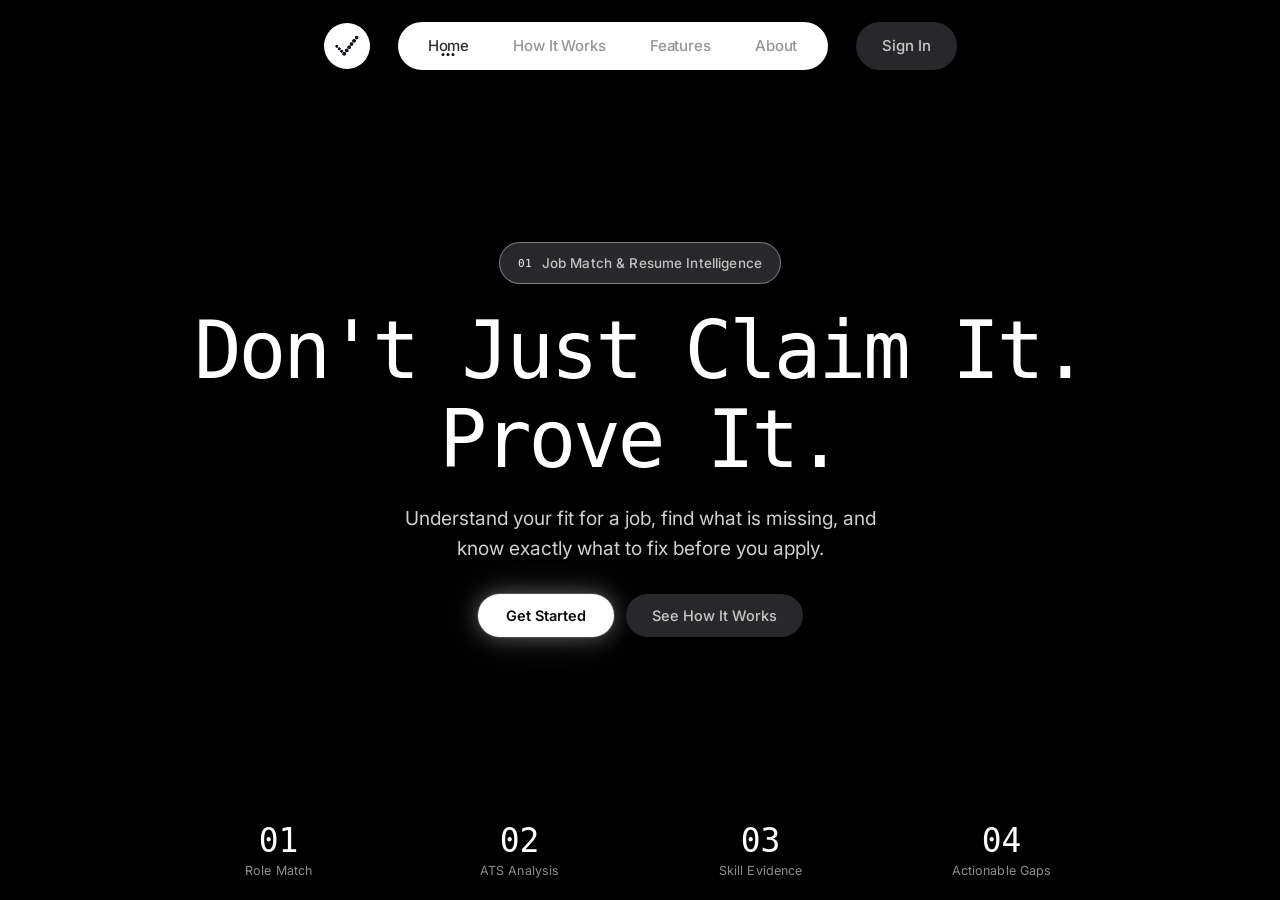
<file: index.html>
<!DOCTYPE html>
<html lang="en">
<head>
  <meta charset="UTF-8" />
  <meta name="viewport" content="width=device-width, initial-scale=1.0" />
  <title>JobProof AI — Prove You're Ready</title>
  <meta name="description" content="Understand your fit for a job, find what is missing, and know exactly what to fix before you apply." />

  <!-- Fonts -->
  <link rel="preconnect" href="https://fonts.googleapis.com" />
  <link rel="preconnect" href="https://fonts.gstatic.com" crossorigin />
  <link
    href="https://fonts.googleapis.com/css2?family=Inter:wght@400;500;600&display=swap"
    rel="stylesheet"
  />
  <link
    href="https://db.onlinewebfonts.com/c/8cb707a9b8a73f8a7403336b861c3074?family=BubbledotICG-FinePos"
    rel="stylesheet"
  />
  <link
    rel="stylesheet"
    href="https://cdnjs.cloudflare.com/ajax/libs/font-awesome/6.5.2/css/all.min.css"
    integrity="sha512-SnH5WK+bZxgPHs44uWIX+LLJAJ9/2PkPKZ5QiAj6Ta86w+fsb2TkcmfRyVX3pBnMFcV7oQPJkl9QevSCWr3W6A=="
    crossorigin="anonymous"
    referrerpolicy="no-referrer"
  />

  <link rel="stylesheet" href="styles.css?v=2" />
  <link rel="icon" type="image/webp" href="assets/logo.webp" />
</head>
<body>
  <div class="bg">
    <video class="bg-video" autoplay muted loop playsinline>
      <source
        src="https://d8j0ntlcm91z4.cloudfront.net/user_38xzZboKViGWJOttwIXH07lWA1P/hf_20260809_012548_ef22562c-c0ae-4816-ad9d-f8922af4e6a7.mp4"
        type="video/mp4"
      />
    </video>
  </div>

  <div class="page">
    <!-- ============ HEADER ============ -->
    <header class="site-header">
      <div class="header-row">
        <button class="logo-btn" type="button" aria-label="JobProof AI home" data-nav="home">
          <img src="assets/logo.webp" alt="" width="52" height="52" />
        </button>

        <nav class="nav-pill" aria-label="Primary">
          <a href="#" class="active" data-nav="home">Home</a>
          <a href="#" data-nav="how">How It Works</a>
          <a href="#" data-nav="features">Features</a>
          <a href="#" data-nav="about">About</a>
        </nav>

        <button class="signin-btn" type="button" data-nav="signin" data-soon="Accounts are coming soon — for now, everything works without one.">Sign In</button>

        <button class="burger" type="button" aria-label="Open menu" aria-expanded="false" aria-controls="mobile-menu">
          <span></span>
          <span></span>
          <span></span>
        </button>
      </div>
    </header>

    <!-- ============ MOBILE MENU ============ -->
    <div class="menu-overlay" id="menu-overlay" hidden></div>
    <nav class="mobile-menu" id="mobile-menu" aria-label="Mobile" hidden>
      <a href="#" class="active" data-nav="home">Home</a>
      <a href="#" data-nav="how" style="--d: 0.05s">How It Works</a>
      <a href="#" data-nav="features" style="--d: 0.1s">Features</a>
      <a href="#" data-nav="about" style="--d: 0.15s">About</a>
      <button class="menu-signin" type="button" data-nav="signin" data-soon="Accounts are coming soon — for now, everything works without one." style="--d: 0.2s">Sign In</button>
    </nav>

    <!-- ============ HERO ============ -->
    <main class="hero">
      <div class="product-signal anim" style="--d: 0.05s">
        <span class="signal-index">01</span>
        <span>Job Match &amp; Resume Intelligence</span>
      </div>

      <h1 class="headline">
        <span class="line-1">Don't Just Claim It.</span>
        <span class="line-2">Prove It.</span>
      </h1>

      <p class="subhead anim" style="--d: 0.28s">
        Understand your fit for a job, find what is missing,
        and know exactly what to fix before you apply.
      </p>

      <div class="cta-row">
        <a class="cta-primary anim" style="--d: 0.4s" href="app.html">Get Started</a>
        <a class="cta-secondary anim" style="--d: 0.48s" href="#" data-nav="how">See How It Works</a>
      </div>
    </main>

    <!-- ============ PRODUCT SIGNALS ============ -->
    <footer class="signals">
      <div class="signals-grid">
        <div class="signal-item anim" style="--d: 0.5s">
          <span class="signal-num">01</span>
          <span class="signal-name">Role Match</span>
        </div>
        <div class="signal-item anim" style="--d: 0.58s">
          <span class="signal-num">02</span>
          <span class="signal-name">ATS Analysis</span>
        </div>
        <div class="signal-item anim" style="--d: 0.66s">
          <span class="signal-num">03</span>
          <span class="signal-name">Skill Evidence</span>
        </div>
        <div class="signal-item anim" style="--d: 0.74s">
          <span class="signal-num">04</span>
          <span class="signal-name">Actionable Gaps</span>
        </div>
      </div>
    </footer>
  </div>

  <!-- ============ CONTENT MODAL ============ -->
  <div class="modal-overlay" id="jp-modal-overlay" hidden>
    <div class="modal" role="dialog" aria-modal="true" aria-labelledby="jp-modal-title">
      <button class="modal-close" type="button" aria-label="Close" data-modal-close>&times;</button>
      <h2 id="jp-modal-title"></h2>
      <div id="jp-modal-body"></div>
    </div>
  </div>

  <!-- Hidden template for the How It Works modal body -->
  <template id="how-content" hidden>
    <ol class="modal-steps">
      <li>
        <strong>Upload your resume.</strong>
        <span>PDF, DOCX or TXT. Parsed in your browser — nothing leaves your device.</span>
      </li>
      <li>
        <strong>Add the job you're targeting.</strong>
        <span>Paste the description, or a title and company.</span>
      </li>
      <li>
        <strong>Get your fit analysis.</strong>
        <span>Role match score, ATS readability, missing keywords, and a hiring manager's view — each point tied to real evidence from your resume.</span>
      </li>
      <li>
        <strong>Fix what matters.</strong>
        <span>Three priority fixes, honest rewrites of weak bullets, and accept / edit / keep on every suggestion.</span>
      </li>
    </ol>
    <p class="modal-note">We never invent experience you don't have — and we'll tell you when there isn't enough evidence to judge.</p>
    <a class="cta-primary modal-cta" href="app.html">Start an analysis</a>
  </template>

  <!-- ============ COMING SOON TOAST ============ -->
  <div class="soon-overlay" id="soon-overlay" hidden>
    <div class="soon-pill" role="status" aria-live="polite">✦ <span id="soon-msg">Coming soon</span></div>
  </div>

  <script src="main.js"></script>
</body>
</html>
</file>
<file: styles.css>
/* ============================================================
   JobProof AI — Landing page styles
   Single-viewport, full-bleed video background.
   Calm. Minimal. Evidence over hype.
   ============================================================ */

:root {
  --bg: #000000;
  --text: #ffffff;
  --muted: #8e8e8e;
  --nav-text: #2e2e2e;
  --pill-dark: #28282a;
  --sign-in-text: #c8c8c8;
  --nav-shadow: 0 4px 14px rgba(0, 0, 0, 0.16);
  --trust-bg: #28282a;
  --trust-border: rgba(255, 255, 255, 0.4);
  --trust-text: #c4c2c3;
  --font-sans: "Inter", "Segoe UI", system-ui, sans-serif;
  --font-display: "BubbledotICG-FinePos", "Geist Pixel Circle", monospace;
}

* {
  margin: 0;
  padding: 0;
  box-sizing: border-box;
}

/* The hidden attribute always wins, even over explicit display rules. */
[hidden] { display: none !important; }

html,
body {
  height: 100%;
}

body {
  background: var(--bg);
  color: var(--text);
  font-family: var(--font-sans);
  overflow: hidden;
  height: 100vh;
  height: 100dvh;
  -webkit-font-smoothing: antialiased;
  text-rendering: optimizeLegibility;
}

/* ---------- Background video ---------- */

.bg {
  position: absolute;
  inset: 0;
  overflow: hidden;
  background: #000;
}

.bg-video {
  position: absolute;
  inset: 0;
  width: 100%;
  height: 100%;
  object-fit: cover;
  pointer-events: none;
  z-index: 0;
}

/* ---------- Page scaffold ---------- */

.page {
  position: relative;
  z-index: 1;
  display: flex;
  flex-direction: column;
  align-items: center;
  height: 100vh;
  height: 100dvh;
  padding: clamp(16px, 2.4vh, 28px) clamp(14px, 3vw, 32px);
  overflow: hidden;
}

/* ---------- Header ---------- */

.site-header {
  position: relative;
  z-index: 1;
  flex-shrink: 0;
  width: 100%;
  display: flex;
  justify-content: center;
  align-items: center;
  animation: slideDown 0.7s cubic-bezier(0.22, 1, 0.36, 1) both;
}

.header-row {
  display: flex;
  align-items: center;
  justify-content: center;
  gap: clamp(18px, 2.8vw, 28px);
  width: 100%;
  max-width: 720px;
}

.logo-btn {
  flex-shrink: 0;
  width: clamp(40px, 4.4vw, 46px);
  height: clamp(40px, 4.4vw, 46px);
  border-radius: 50%;
  background: #fff;
  border: none;
  cursor: pointer;
  display: grid;
  place-items: center;
  box-shadow: var(--nav-shadow);
  transition: transform 0.35s cubic-bezier(0.22, 1, 0.36, 1);
}

.logo-btn:hover {
  transform: scale(1.04);
}

.logo-btn img {
  width: 72%;
  height: 72%;
  object-fit: contain;
  display: block;
}

.nav-pill {
  flex: 1;
  max-width: 430px;
  height: clamp(44px, 5.2vw, 48px);
  background: #fff;
  border-radius: 999px;
  padding: 4px 8px;
  display: flex;
  align-items: center;
  justify-content: space-around;
  box-shadow: var(--nav-shadow);
}

.nav-pill a {
  position: relative;
  font-family: var(--font-sans);
  font-weight: 500;
  font-size: clamp(13px, 1.4vw, 15px);
  letter-spacing: -0.01em;
  color: var(--nav-text);
  text-decoration: none;
  opacity: 0.5;
  transition: opacity 0.25s ease;
  padding: 6px 4px;
}

.nav-pill a:hover {
  opacity: 0.75;
}

.nav-pill a.active {
  opacity: 1;
}

.nav-pill a.active::after {
  content: "";
  position: absolute;
  left: 50%;
  bottom: 5px;
  transform: translateX(-50%);
  width: 3px;
  height: 3px;
  border-radius: 50%;
  background: #111;
  box-shadow: -5px 0 0 #111, 5px 0 0 #111;
}

.signin-btn {
  flex-shrink: 0;
  height: clamp(44px, 5.2vw, 48px);
  padding: 0 clamp(18px, 2.4vw, 26px);
  background: var(--pill-dark);
  color: var(--sign-in-text);
  border: none;
  border-radius: 999px;
  font-family: var(--font-sans);
  font-weight: 500;
  font-size: clamp(13px, 1.4vw, 15px);
  cursor: pointer;
  box-shadow: var(--nav-shadow);
  transition: background 0.25s ease, color 0.25s ease, transform 0.25s ease;
}

.signin-btn:hover {
  background: #323234;
  color: #fff;
  transform: translateY(-1px);
}

/* ---------- Mobile burger ---------- */

.burger {
  display: none;
  position: absolute;
  right: 0;
  top: 0;
  width: 48px;
  height: 48px;
  border-radius: 50%;
  background: var(--pill-dark);
  border: none;
  cursor: pointer;
  box-shadow: var(--nav-shadow);
  flex-direction: column;
  align-items: center;
  justify-content: center;
  gap: 4.5px;
  transition: background 0.25s ease;
}

.burger span {
  display: block;
  width: 18px;
  height: 1.5px;
  background: #fff;
  border-radius: 2px;
  transition: transform 0.3s ease, background 0.3s ease;
}

.burger.open {
  background: #fff;
}

.burger.open span {
  background: #111;
}

.burger.open span:nth-child(1) {
  transform: translateY(6px) rotate(45deg);
}

.burger.open span:nth-child(2) {
  opacity: 0;
}

.burger.open span:nth-child(3) {
  transform: translateY(-6px) rotate(-45deg);
}

/* ---------- Mobile menu ---------- */

.menu-overlay {
  position: fixed;
  inset: 0;
  background: rgba(0, 0, 0, 0.62);
  backdrop-filter: blur(6px);
  -webkit-backdrop-filter: blur(6px);
  z-index: 40;
  animation: overlayIn 0.28s ease both;
}

.mobile-menu {
  position: fixed;
  left: 14px;
  right: 14px;
  top: 76px;
  z-index: 41;
  background: #fff;
  border-radius: 28px;
  padding: 22px 18px 20px;
  box-shadow: 0 20px 60px rgba(0, 0, 0, 0.45);
  display: flex;
  flex-direction: column;
  gap: 2px;
  animation: menuIn 0.38s cubic-bezier(0.22, 1, 0.36, 1) both;
}

.mobile-menu a {
  position: relative;
  display: block;
  text-align: center;
  padding: 13px 0;
  font-size: 15.5px;
  font-weight: 500;
  color: var(--nav-text);
  text-decoration: none;
  opacity: 0.55;
  animation: linkIn 0.4s cubic-bezier(0.22, 1, 0.36, 1) both;
  animation-delay: var(--d, 0s);
}

.mobile-menu a:hover {
  opacity: 0.8;
}

.mobile-menu a.active {
  opacity: 1;
}

.mobile-menu a.active::after {
  content: "";
  position: absolute;
  left: 50%;
  bottom: 8px;
  transform: translateX(-50%);
  width: 3px;
  height: 3px;
  border-radius: 50%;
  background: #111;
  box-shadow: -5px 0 0 #111, 5px 0 0 #111;
}

.mobile-menu .menu-signin {
  margin-top: 12px;
  width: 100%;
  height: 46px;
  border: none;
  border-radius: 999px;
  background: var(--pill-dark);
  color: var(--sign-in-text);
  font-family: var(--font-sans);
  font-weight: 500;
  font-size: 14.5px;
  cursor: pointer;
  animation: linkIn 0.4s cubic-bezier(0.22, 1, 0.36, 1) both;
  animation-delay: var(--d, 0s);
}

/* ---------- Hero ---------- */

.hero {
  position: relative;
  z-index: 1;
  flex: 1;
  min-height: 0;
  display: flex;
  flex-direction: column;
  align-items: center;
  justify-content: center;
  text-align: center;
  max-width: 900px;
  width: 100%;
}

.product-signal {
  display: inline-flex;
  align-items: center;
  gap: 10px;
  height: var(--trust-size, clamp(36px, 4.5vw, 42px));
  padding: 0 18px;
  background: var(--trust-bg);
  border: 1px solid var(--trust-border);
  border-radius: 999px;
  color: var(--trust-text);
  font-size: clamp(12px, 1.4vw, 13.5px);
  font-weight: 500;
  letter-spacing: 0.01em;
  margin-bottom: clamp(16px, 2.5vh, 26px);
}

.product-signal .signal-index {
  font-family: var(--font-display);
  font-size: 0.82em;
  color: #fff;
  opacity: 0.92;
  letter-spacing: 0.02em;
}

.headline {
  font-family: var(--font-display);
  font-weight: 400;
  color: #fff;
  font-size: clamp(28px, 6.2vw, 80px);
  letter-spacing: -0.04em;
  line-height: 1.12;
  white-space: nowrap;
  overflow: hidden;
}

.headline span {
  display: block;
  opacity: 0;
  transform: translateY(14px);
  animation: headlineFade 0.85s cubic-bezier(0.22, 1, 0.36, 1) forwards;
  animation-delay: var(--d, 0s);
}

.headline .line-1 {
  --d: 0.12s;
}

.headline .line-2 {
  --d: 0.3s;
}

.subhead {
  max-width: min(520px, 92%);
  margin-top: clamp(14px, 2.2vh, 22px);
  font-size: clamp(calc(13.5px + 2pt), calc(1.55vw + 2pt), calc(16.5px + 2pt));
  line-height: 1.55;
  font-weight: 400;
  color: #d0d0d0;
  opacity: 0.8;
}

.cta-row {
  display: flex;
  align-items: center;
  justify-content: center;
  gap: 12px;
  margin-top: clamp(20px, 3.4vh, 34px);
  flex-wrap: wrap;
}

.cta-primary {
  display: inline-flex;
  align-items: center;
  justify-content: center;
  padding: clamp(11px, 1.6vh, 13px) clamp(22px, 3vw, 28px);
  background: #fff;
  color: #0a0a0a;
  border: none;
  border-radius: 999px;
  font-family: var(--font-sans);
  font-weight: 600;
  font-size: clamp(13.5px, 1.5vw, 14.5px);
  cursor: pointer;
  text-decoration: none;
  box-shadow:
    0 0 0 1px rgba(255, 255, 255, 0.15),
    0 0 22px rgba(255, 255, 255, 0.32),
    0 0 44px rgba(255, 255, 255, 0.12);
  transition: transform 0.3s cubic-bezier(0.22, 1, 0.36, 1), box-shadow 0.3s ease;
}

.cta-primary:hover {
  transform: translateY(-2px) scale(1.02);
  box-shadow:
    0 0 0 1px rgba(255, 255, 255, 0.22),
    0 0 28px rgba(255, 255, 255, 0.42),
    0 0 58px rgba(255, 255, 255, 0.16);
}

.cta-secondary {
  display: inline-flex;
  align-items: center;
  justify-content: center;
  padding: clamp(11px, 1.6vh, 13px) clamp(20px, 2.6vw, 26px);
  background: var(--pill-dark);
  color: var(--sign-in-text);
  border: none;
  border-radius: 999px;
  font-family: var(--font-sans);
  font-weight: 500;
  font-size: clamp(13.5px, 1.5vw, 14.5px);
  cursor: pointer;
  text-decoration: none;
  box-shadow: var(--nav-shadow);
  transition: background 0.25s ease, color 0.25s ease, transform 0.25s ease;
}

.cta-secondary:hover {
  background: #323234;
  color: #fff;
  transform: translateY(-1px);
}

/* ---------- Product signals footer ---------- */

.signals {
  position: relative;
  z-index: 1;
  flex-shrink: 0;
  width: 100%;
  display: flex;
  justify-content: center;
  padding-top: clamp(10px, 1.6vh, 18px);
}

.signals-grid {
  display: grid;
  grid-template-columns: repeat(4, minmax(0, 1fr));
  gap: clamp(18px, 4vw, 44px);
  width: 100%;
  max-width: 920px;
}

.signal-item {
  display: flex;
  flex-direction: column;
  align-items: center;
  text-align: center;
  gap: 6px;
}

.signal-item .signal-num {
  font-family: var(--font-display);
  font-size: clamp(22px, 3vw, 33px);
  color: #fff;
  line-height: 1;
}

.signal-item .signal-name {
  font-size: clamp(11px, 1.2vw, 12.5px);
  color: var(--muted);
  letter-spacing: 0.01em;
}

/* ---------- Shared entrance animation ---------- */

.anim {
  opacity: 0;
  transform: translateY(22px) scale(0.98);
  filter: blur(6px);
  animation: reveal 0.85s cubic-bezier(0.22, 1, 0.36, 1) forwards;
  animation-delay: var(--d, 0s);
}

@keyframes reveal {
  to {
    opacity: 1;
    transform: translateY(0) scale(1);
    filter: blur(0);
  }
}

@keyframes headlineFade {
  to {
    opacity: 1;
    transform: translateY(0);
  }
}

@keyframes slideDown {
  from {
    opacity: 0;
    transform: translateY(-18px);
  }
  to {
    opacity: 1;
    transform: translateY(0);
  }
}

@keyframes overlayIn {
  from {
    opacity: 0;
  }
  to {
    opacity: 1;
  }
}

@keyframes menuIn {
  from {
    opacity: 0;
    transform: translateY(-12px) scale(0.98);
  }
  to {
    opacity: 1;
    transform: translateY(0) scale(1);
  }
}

@keyframes linkIn {
  from {
    opacity: 0;
    transform: translateY(8px);
  }
  to {
    opacity: 0.55;
    transform: translateY(0);
  }
}

@keyframes revealPulse {
  0% {
    opacity: 0;
    transform: translateY(22px) scale(0.98);
    filter: blur(6px);
  }
  60% {
    opacity: 1;
    transform: translateY(0) scale(1.015);
    filter: blur(0);
  }
  100% {
    opacity: 1;
    transform: translateY(0) scale(1);
    filter: blur(0);
  }
}

.cta-primary.anim {
  animation-name: revealPulse;
}

/* ---------- Responsive ---------- */

@media (max-width: 720px) {
  .header-row {
    justify-content: space-between;
  }

  .nav-pill,
  .signin-btn {
    display: none;
  }

  .burger {
    display: flex;
  }

  .logo-btn {
    width: 48px;
    height: 48px;
  }

  .headline {
    letter-spacing: -0.08em;
    line-height: 1.05;
  }

  .signals-grid {
    grid-template-columns: repeat(2, minmax(0, 1fr));
    gap: 18px 12px;
  }

  .product-signal {
    --trust-size: 34px;
  }
}

@media (max-width: 420px) {
  .headline {
    letter-spacing: -0.09em;
    line-height: 1.04;
  }

  .product-signal {
    --trust-size: 34px;
    font-size: 12px;
    padding: 0 14px;
  }
}

@media (max-height: 700px) {
  .hero {
    gap: 0;
  }

  .product-signal {
    margin-bottom: 12px;
  }

  .cta-row {
    margin-top: 14px;
  }
}

/* ---------- Modal (How It Works / Features / About) ---------- */

.modal-overlay {
  position: fixed;
  inset: 0;
  z-index: 60;
  background: rgba(0, 0, 0, 0.66);
  backdrop-filter: blur(8px);
  -webkit-backdrop-filter: blur(8px);
  display: flex;
  align-items: center;
  justify-content: center;
  padding: 20px;
  animation: overlayIn 0.28s ease both;
}

.modal-overlay[hidden] {
  display: none;
}

.modal {
  position: relative;
  width: min(560px, 100%);
  max-height: min(84vh, 84dvh);
  overflow-y: auto;
  background: #101113;
  border: 1px solid rgba(255, 255, 255, 0.09);
  border-radius: 24px;
  padding: 30px 30px 28px;
  box-shadow: 0 30px 80px rgba(0, 0, 0, 0.55);
  animation: menuIn 0.38s cubic-bezier(0.22, 1, 0.36, 1) both;
}

.modal h2 {
  font-size: 19px;
  font-weight: 600;
  letter-spacing: -0.01em;
  margin-bottom: 18px;
  color: #fff;
}

.modal-close {
  position: absolute;
  top: 14px;
  right: 14px;
  width: 34px;
  height: 34px;
  border-radius: 50%;
  border: none;
  background: rgba(255, 255, 255, 0.07);
  color: #c8c8c8;
  font-size: 19px;
  line-height: 1;
  cursor: pointer;
  transition: background 0.2s ease, color 0.2s ease;
}

.modal-close:hover {
  background: rgba(255, 255, 255, 0.14);
  color: #fff;
}

.modal-steps {
  list-style: none;
  counter-reset: step;
  display: flex;
  flex-direction: column;
  gap: 14px;
  margin-bottom: 18px;
}

.modal-steps li {
  counter-increment: step;
  position: relative;
  padding-left: 40px;
}

.modal-steps li::before {
  content: counter(step, decimal-leading-zero);
  position: absolute;
  left: 0;
  top: 1px;
  font-family: var(--font-display);
  font-size: 15px;
  color: #8e8e8e;
}

.modal-steps li strong {
  display: block;
  font-size: 14.5px;
  font-weight: 600;
  color: #fff;
  margin-bottom: 3px;
}

.modal-steps li span {
  font-size: 13.5px;
  line-height: 1.5;
  color: #a8a8a8;
}

.modal-note {
  font-size: 13px;
  line-height: 1.55;
  color: #8e8e8e;
  border-left: 2px solid rgba(255, 255, 255, 0.18);
  padding-left: 12px;
  margin-bottom: 20px;
}

.modal-cta {
  width: 100%;
  box-shadow: none;
}

.modal-list {
  list-style: none;
  display: flex;
  flex-direction: column;
  gap: 13px;
  margin-bottom: 6px;
}

.modal-list li strong {
  display: block;
  font-size: 14.5px;
  font-weight: 600;
  color: #fff;
  margin-bottom: 2px;
}

.modal-list li span {
  font-size: 13.5px;
  line-height: 1.5;
  color: #a8a8a8;
}

.modal-prose p {
  font-size: 14px;
  line-height: 1.6;
  color: #c4c2c3;
  margin-bottom: 12px;
}

.modal-prose strong {
  color: #fff;
}

/* ---------- Coming soon toast ---------- */

.soon-overlay {
  position: fixed;
  left: 0;
  right: 0;
  bottom: 30px;
  z-index: 70;
  display: flex;
  justify-content: center;
  pointer-events: none;
  animation: soonIn 0.3s cubic-bezier(0.22, 1, 0.36, 1) both;
}

.soon-overlay[hidden] {
  display: none;
}

.soon-pill {
  background: #fff;
  color: #111;
  font-size: 13.5px;
  font-weight: 500;
  padding: 10px 20px;
  border-radius: 999px;
  box-shadow: 0 10px 34px rgba(0, 0, 0, 0.35);
}

@keyframes soonIn {
  from {
    opacity: 0;
    transform: translateY(10px);
  }
  to {
    opacity: 1;
    transform: translateY(0);
  }
}

body.menu-open,
body.modal-open {
  overflow: hidden;
}

/* ---------- Reduced motion ---------- */

@media (prefers-reduced-motion: reduce) {
  *,
  *::before,
  *::after {
    animation-duration: 0.001s !important;
    animation-delay: 0s !important;
    transition-duration: 0.001s !important;
  }

  .anim,
  .headline span {
    opacity: 1;
    transform: none;
    filter: none;
  }

  .bg-video {
    display: none;
  }

  .bg {
    background:
      radial-gradient(ellipse 90% 70% at 50% 10%, rgba(52, 60, 78, 0.35), transparent 70%),
      radial-gradient(ellipse 70% 60% at 20% 90%, rgba(38, 46, 66, 0.3), transparent 70%),
      #050608;
  }
}
</file>
